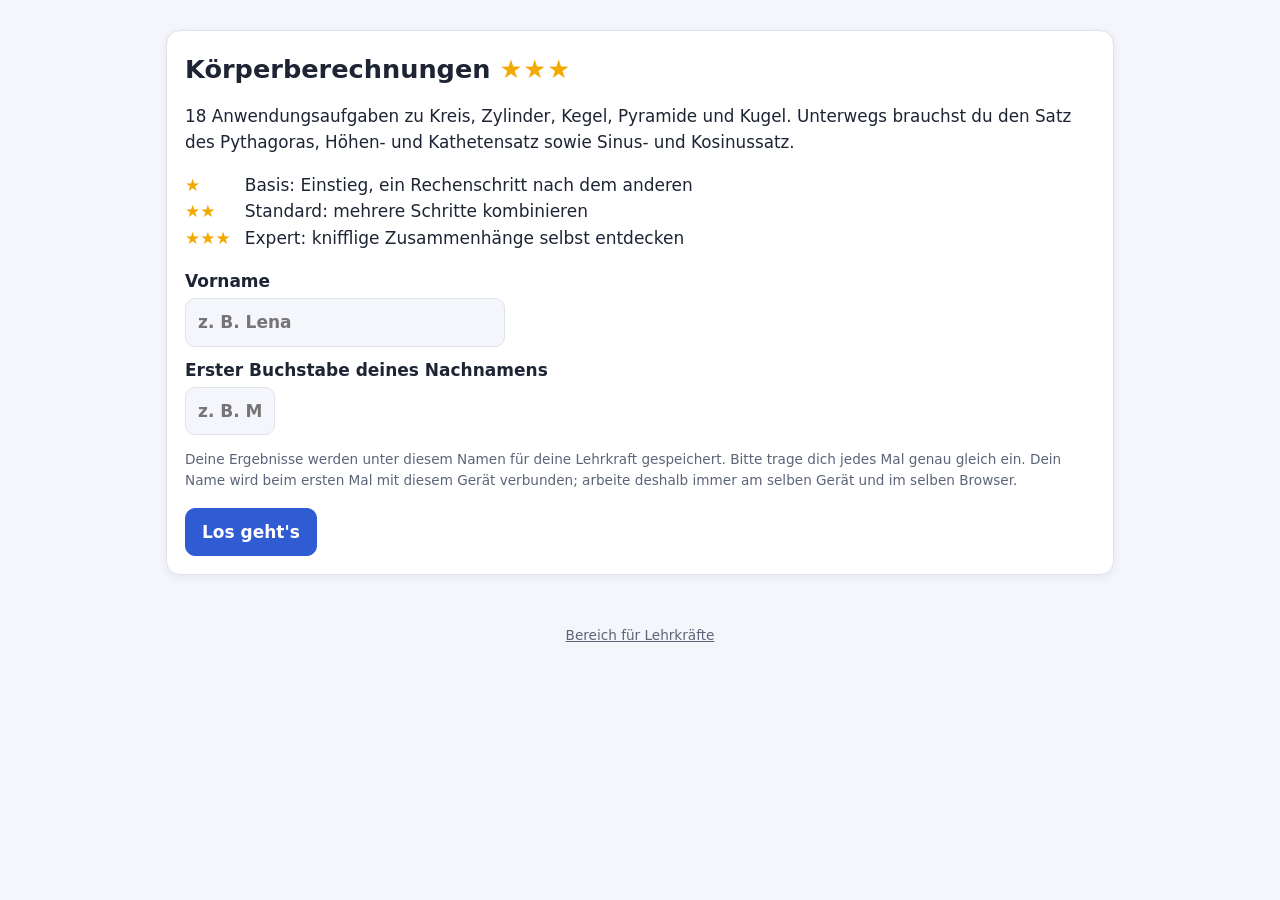
<file: index.html>
<!doctype html>
<html lang="de">
<head>
  <meta charset="utf-8">
  <meta name="viewport" content="width=device-width, initial-scale=1">
  <title>Körperberechnungen mit Sternen</title>
  <meta name="description" content="Lernapp Klasse 10: Körperberechnungen mit Pythagoras, Höhensatz, Kathetensatz, Sinus- und Kosinussatz">
  <link rel="icon" href="data:image/svg+xml,<svg xmlns='http://www.w3.org/2000/svg' viewBox='0 0 100 100'><text y='.9em' font-size='90'>★</text></svg>">
  <link rel="stylesheet" href="css/style.css">
</head>
<body>
  <main id="app" class="seite"><p>Die App wird geladen …</p></main>
  <footer class="fuss"><a href="admin.html">Bereich für Lehrkräfte</a></footer>
  <noscript>Bitte JavaScript aktivieren.</noscript>
  <script src="js/config.js"></script>
  <script src="js/aufgaben.js"></script>
  <script src="js/pruefen.js"></script>
  <script src="js/skizzen.js"></script>
  <script src="js/speicher.js"></script>
  <script src="js/app.js"></script>
</body>
</html>
</file>
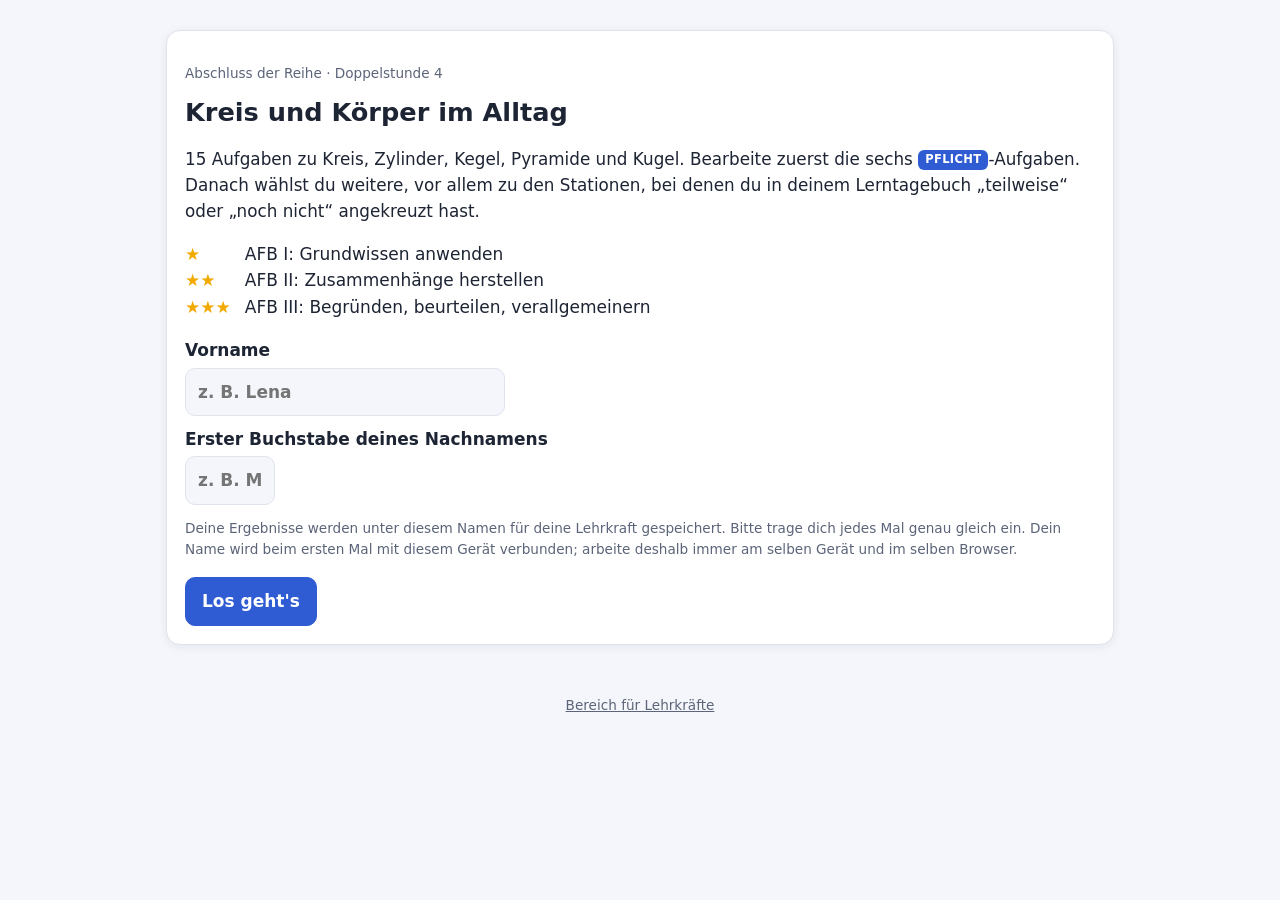
<file: kreis-koerper/index.html>
<!doctype html>
<html lang="de">
<head>
  <meta charset="utf-8">
  <meta name="viewport" content="width=device-width, initial-scale=1">
  <title>Kreis und Körper im Alltag</title>
  <meta name="description" content="Lernapp Klasse 10: Kreis, Zylinder, Kegel, Pyramide und Kugel im Alltag">
  <link rel="icon" href="data:image/svg+xml,<svg xmlns='http://www.w3.org/2000/svg' viewBox='0 0 100 100'><text y='.9em' font-size='90'>★</text></svg>">
  <link rel="stylesheet" href="css/style.css">
</head>
<body>
  <main id="app" class="seite"><p>Die App wird geladen …</p></main>
  <footer class="fuss"><a href="admin.html">Bereich für Lehrkräfte</a></footer>
  <noscript>Bitte JavaScript aktivieren.</noscript>
  <script src="js/config.js"></script>
  <script src="js/aufgaben.js"></script>
  <script src="js/pruefen.js"></script>
  <script src="js/skizzen.js"></script>
  <script src="js/speicher.js"></script>
  <script src="js/app.js"></script>
</body>
</html>
</file>
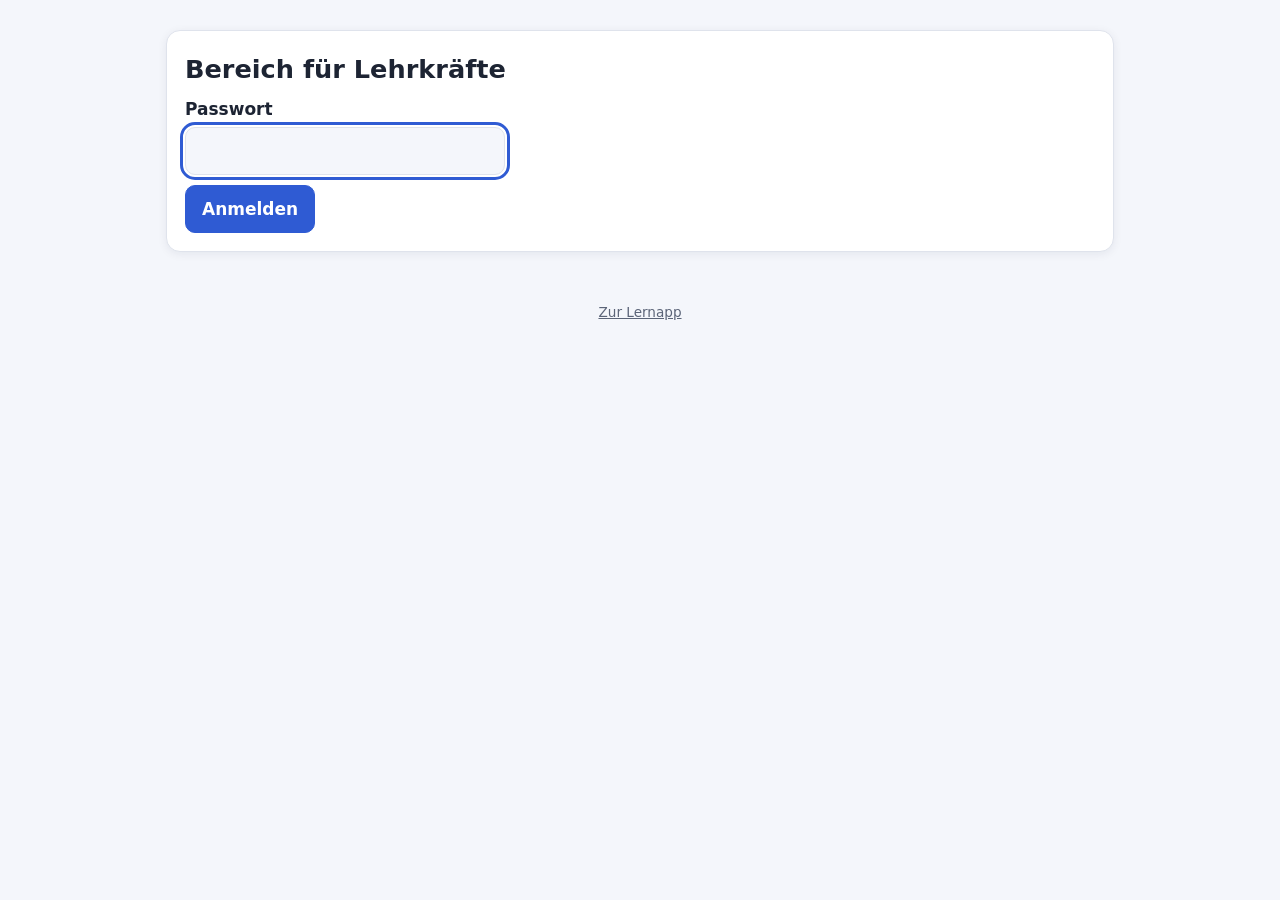
<file: admin.html>
<!doctype html>
<html lang="de">
<head>
  <meta charset="utf-8">
  <meta name="viewport" content="width=device-width, initial-scale=1">
  <meta name="robots" content="noindex">
  <title>Lehrkräfte – Körperberechnungen</title>
  <link rel="icon" href="data:image/svg+xml,<svg xmlns='http://www.w3.org/2000/svg' viewBox='0 0 100 100'><text y='.9em' font-size='90'>★</text></svg>">
  <link rel="stylesheet" href="css/style.css">
</head>
<body>
  <main id="admin" class="seite"></main>
  <footer class="fuss"><a href="index.html">Zur Lernapp</a></footer>
  <script src="js/config.js"></script>
  <script src="js/aufgaben.js"></script>
  <script src="js/speicher.js"></script>
  <script src="js/admin.js"></script>
</body>
</html>
</file>
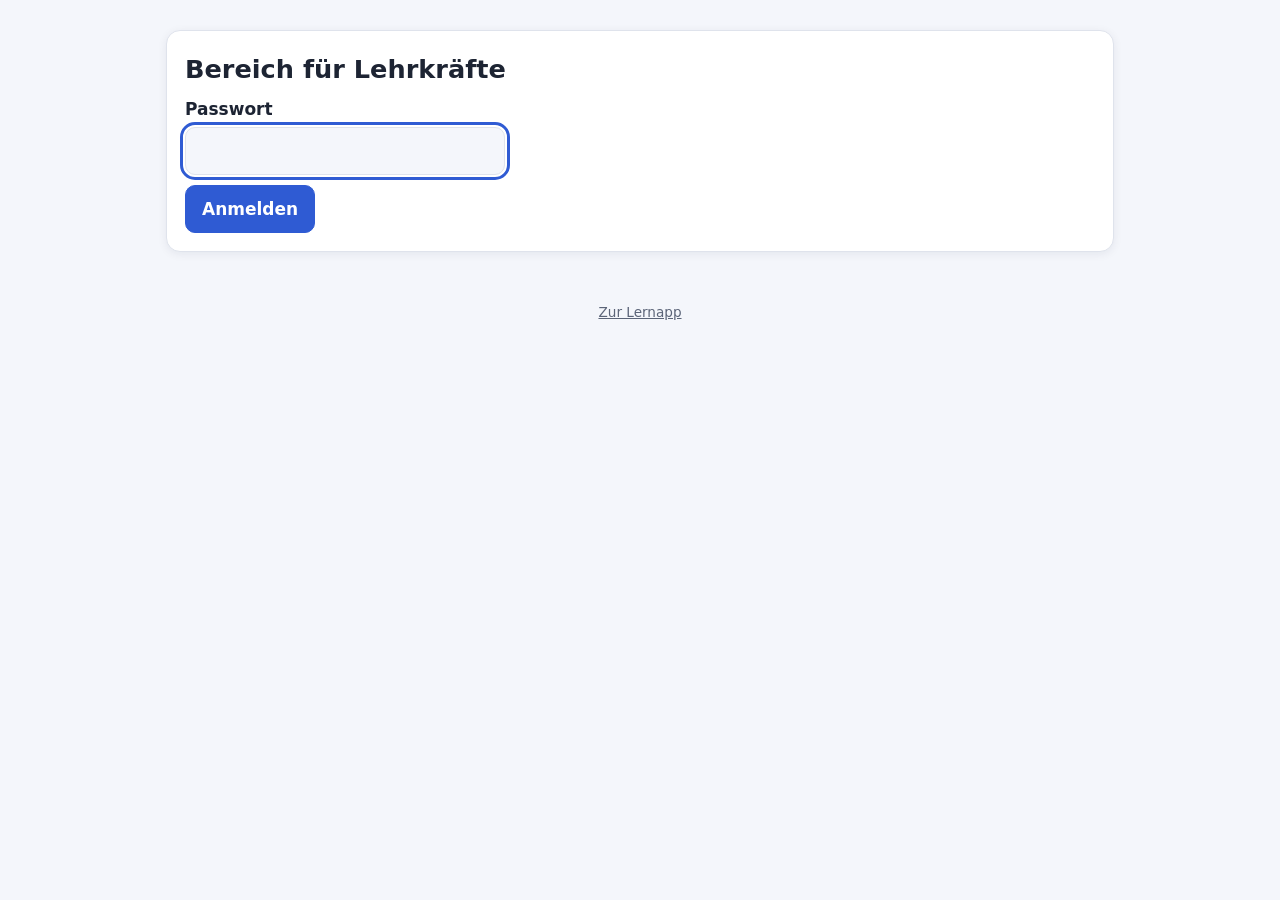
<file: kreis-koerper/admin.html>
<!doctype html>
<html lang="de">
<head>
  <meta charset="utf-8">
  <meta name="viewport" content="width=device-width, initial-scale=1">
  <meta name="robots" content="noindex">
  <title>Lehrkräfte – Kreis und Körper</title>
  <link rel="icon" href="data:image/svg+xml,<svg xmlns='http://www.w3.org/2000/svg' viewBox='0 0 100 100'><text y='.9em' font-size='90'>★</text></svg>">
  <link rel="stylesheet" href="css/style.css">
</head>
<body>
  <main id="admin" class="seite"></main>
  <footer class="fuss"><a href="index.html">Zur Lernapp</a></footer>
  <script src="js/config.js"></script>
  <script src="js/aufgaben.js"></script>
  <script src="js/speicher.js"></script>
  <script src="js/admin.js"></script>
</body>
</html>
</file>
<file: css/style.css>
:root {
  --bg: #f4f6fb; --karte: #ffffff; --text: #1d2433; --leise: #5b6478; --rand: #dfe3ec;
  --akzent: #2f5bd3; --akzent-hell: #e6ecfc; --stern: #f2a900;
  --gut: #1f8a4c; --gut-hell: #e3f5ea; --mittel: #b7791f; --mittel-hell: #fdf3e1; --schlecht: #c0392b; --schlecht-hell: #fbe9e7;
  --gruen-flaeche: #dff1e2; --wasser: #d7ebfa; --flaeche: #eef1f8;
  --radius: 14px; --schatten: 0 2px 10px rgba(20, 30, 60, .07);
}
@media (prefers-color-scheme: dark) {
  :root {
    --bg: #12151d; --karte: #1b202b; --text: #e7eaf2; --leise: #9aa3b8; --rand: #2c3342;
    --akzent: #7d9cff; --akzent-hell: #232c45; --stern: #ffc233;
    --gut: #4cc283; --gut-hell: #173325; --mittel: #e2a84a; --mittel-hell: #3a2d16; --schlecht: #ff7a6b; --schlecht-hell: #3d1f1c;
    --gruen-flaeche: #1d3324; --wasser: #183247; --flaeche: #232a38; --schatten: none;
  }
}
* { box-sizing: border-box; }
body { margin: 0; background: var(--bg); color: var(--text); font: 17px/1.55 system-ui, -apple-system, "Segoe UI", Roboto, sans-serif; }
.seite { max-width: 980px; margin: 0 auto; padding: 16px; }
h1 { font-size: 1.6rem; margin: .2em 0 .4em; line-height: 1.25; }
h2 { font-size: 1.25rem; margin: .4em 0; }
h3 { font-size: 1.05rem; margin: .8em 0 .3em; }
.klein { font-size: .85rem; color: var(--leise); }
.lead { font-size: 1.05rem; }
.karte { background: var(--karte); border: 1px solid var(--rand); border-radius: var(--radius); padding: 18px; margin: 14px 0; box-shadow: var(--schatten); }
.sterne, .sterne-gross { color: var(--stern); letter-spacing: 1px; }
.stern-leer { color: var(--rand); }
.sterne.gross { font-size: 1.4rem; margin: 0; }
.klein-sterne { font-size: .85rem; }

.knopf { font: inherit; border-radius: 10px; padding: 10px 16px; border: 1px solid var(--rand); background: var(--karte); color: var(--text); cursor: pointer; }
.knopf.haupt { background: var(--akzent); border-color: var(--akzent); color: #fff; font-weight: 600; }
@media (prefers-color-scheme: dark) { .knopf.haupt { color: #0d1220; } }
.knopf.leise:hover, .chip:hover { background: var(--akzent-hell); }
.knopf.gefahr { background: var(--schlecht); border-color: var(--schlecht); color: #fff; }
.knopf:focus-visible, .aufgabe-kachel:focus-visible, input:focus-visible { outline: 3px solid var(--akzent); outline-offset: 2px; }
.link { background: none; border: 0; color: var(--akzent); cursor: pointer; font: inherit; font-size: .85rem; text-decoration: underline; padding: 0; }
.knopfreihe { display: flex; flex-wrap: wrap; gap: 8px; margin-top: 10px; }

.formular label { display: block; margin: 10px 0; font-weight: 600; }
input { font: inherit; padding: 10px 12px; border: 1px solid var(--rand); border-radius: 10px; background: var(--bg); color: var(--text); width: 100%; max-width: 320px; display: block; margin-top: 4px; }
input.kurz { max-width: 90px; }
.legende { list-style: none; padding: 0; }
.legende b { color: var(--stern); display: inline-block; width: 3.2em; }

.kopf { display: flex; justify-content: space-between; align-items: center; gap: 10px; flex-wrap: wrap; }
.hinweis-demo { background: var(--mittel-hell); color: var(--text); border-radius: 10px; padding: 8px 12px; font-size: .9rem; }

.fortschritt { display: flex; gap: 20px; align-items: center; flex-wrap: wrap; }
.ring { --p: 0; width: 110px; height: 110px; border-radius: 50%; display: grid; place-items: center; flex: none;
  background: conic-gradient(var(--akzent) calc(var(--p) * 1%), var(--akzent-hell) 0); }
.ring span { background: var(--karte); width: 82px; height: 82px; border-radius: 50%; display: grid; place-items: center; font-size: 1.6rem; font-weight: 700; }
.ring small { font-size: .9rem; color: var(--leise); }
.fortschritt > div:last-child { flex: 1; min-width: 220px; }

.niveau-titel { margin-top: 28px; }
.raster { display: grid; grid-template-columns: repeat(auto-fill, minmax(260px, 1fr)); gap: 12px; }
.aufgabe-kachel { text-align: left; font: inherit; color: var(--text); background: var(--karte); border: 1px solid var(--rand); border-radius: var(--radius); padding: 14px; cursor: pointer; display: flex; flex-direction: column; gap: 4px; box-shadow: var(--schatten); transition: transform .12s; }
.aufgabe-kachel:hover { transform: translateY(-2px); border-color: var(--akzent); }
.aufgabe-kachel.ist-fertig { border-color: var(--gut); }
.aufgabe-kachel .nr { font-size: .8rem; color: var(--leise); }
.aufgabe-kachel .titel { font-weight: 650; }
.aufgabe-kachel .tags { font-size: .82rem; color: var(--leise); }
.status { font-size: .8rem; align-self: flex-start; border-radius: 99px; padding: 2px 10px; background: var(--flaeche); color: var(--leise); margin-top: 4px; }
.status.fertig { background: var(--gut-hell); color: var(--gut); font-weight: 600; }
.status.begonnen { background: var(--mittel-hell); color: var(--mittel); }

.chips { display: flex; flex-wrap: wrap; gap: 8px; }
.chip { font: inherit; font-size: .9rem; border: 1px solid var(--akzent); color: var(--akzent); background: var(--karte); border-radius: 99px; padding: 6px 14px; cursor: pointer; }
.wiederholen { border-color: var(--mittel); background: var(--mittel-hell); }

.balken-liste { display: grid; gap: 6px; }
.balken-zeile { display: grid; grid-template-columns: minmax(120px, 1.4fr) 2fr auto; gap: 10px; align-items: center; font: inherit; font-size: .9rem; text-align: left; background: none; border: 0; color: var(--text); cursor: pointer; padding: 4px 0; }
.balken { height: 10px; background: var(--flaeche); border-radius: 99px; overflow: hidden; }
.balken span { display: block; height: 100%; }
.balken .gut { background: var(--gut); } .balken .mittel { background: var(--mittel); } .balken .schlecht, .balken .schwach { background: var(--schlecht); }

.aufgabe-kopf { display: grid; grid-template-columns: 1fr 300px; gap: 18px; align-items: start; }
@media (max-width: 720px) { .aufgabe-kopf { grid-template-columns: 1fr; } }
.einleitung { font-size: 1.05rem; margin-top: 0; }
.skizze { margin: 0; background: var(--bg); border-radius: 12px; padding: 8px; }
.skizze figcaption { font-size: .75rem; color: var(--leise); text-align: center; }
.skizze-svg { width: 100%; height: auto; color: var(--text); }
.skizze-svg line, .skizze-svg path, .skizze-svg ellipse, .skizze-svg circle, .skizze-svg rect { stroke: currentColor; stroke-width: 2; fill: none; }
.skizze-svg .flaeche { fill: var(--flaeche); }
.skizze-svg .flaeche-hell { fill: var(--akzent-hell); }
.skizze-svg .flaeche-gruen { fill: var(--gruen-flaeche); }
.skizze-svg .flaeche-wasser { fill: var(--wasser); }
.skizze-svg .gestrichelt { stroke-dasharray: 6 5; stroke-width: 1.5; }
.skizze-svg .duenn { stroke-width: 1.2; }
.skizze-svg .dick { stroke-width: 4; }
.skizze-svg .akzent { stroke: var(--akzent); stroke-width: 2.5; }
.skizze-svg .punkt { fill: currentColor; stroke: none; }
.skizze-svg .punkt-akzent { fill: var(--akzent); stroke: none; }
.skizze-svg text { fill: currentColor; font-size: 14px; font-family: inherit; }
.skizze-svg text.klein { font-size: 10px; }

.teil-skizze { float: right; width: 290px; margin: 0 0 8px 14px; background: var(--bg); border-radius: 10px; padding: 6px; }
.teil-skizze figcaption { font-size: .72rem; color: var(--leise); text-align: center; }
.teil::after { content: ""; display: block; clear: both; }
@media (max-width: 560px) { .teil-skizze { float: none; width: 100%; max-width: 300px; margin: 6px auto; } }
.skizze-svg text.name { font-size: 12px; font-weight: 600; }
.skizze-svg text.winkel { font-size: 13px; fill: var(--akzent); }
.teile { list-style: none; padding: 0; margin: 0; }
.teil { border-top: 1px solid var(--rand); padding: 14px 0; }
.teil p { margin: .3em 0; }
.eingabe { display: flex; flex-wrap: wrap; gap: 8px; align-items: center; margin-top: 8px; }
.eingabe input { width: 170px; margin: 0; }
.einheit { min-width: 2.2em; color: var(--leise); }
.hilfe { background: var(--akzent-hell); border-left: 4px solid var(--akzent); border-radius: 6px; padding: 8px 12px; }
.rueck { border-radius: 8px; padding: 8px 12px; font-weight: 500; }
.rueck.gut { background: var(--gut-hell); color: var(--gut); }
.rueck.mittel { background: var(--mittel-hell); color: var(--mittel); }
.rueck.schlecht { background: var(--schlecht-hell); color: var(--schlecht); }
.ergebnis { border-color: var(--akzent); }
.ergebnis.feiern { animation: feiern .6s ease; border-color: var(--gut); }
@keyframes feiern { 0% { transform: scale(.97); } 60% { transform: scale(1.02); } 100% { transform: none; } }

.overlay { position: fixed; inset: 0; background: rgba(10, 15, 30, .55); display: grid; place-items: center; padding: 16px; z-index: 10; }
.overlay-box { background: var(--karte); color: var(--text); border-radius: var(--radius); padding: 22px; max-width: 560px; width: 100%; max-height: 90vh; overflow: auto; }
.merke { background: var(--akzent-hell); border-radius: 10px; padding: 10px 14px; font-weight: 500; }
.toast { position: fixed; left: 50%; bottom: 24px; transform: translateX(-50%); background: var(--text); color: var(--bg); padding: 10px 18px; border-radius: 99px; font-weight: 600; z-index: 20; transition: opacity .4s, transform .4s; max-width: calc(100% - 32px); text-align: center; }
.toast.weg { opacity: 0; transform: translate(-50%, 10px); }
.fuss { text-align: center; padding: 20px 16px 30px; font-size: .85rem; }
.fuss a { color: var(--leise); }

/* Adminbereich */
.tabelle-huelle { overflow-x: auto; }
table { border-collapse: collapse; width: 100%; font-size: .88rem; }
th, td { border-bottom: 1px solid var(--rand); padding: 6px 8px; text-align: left; white-space: nowrap; }
th { position: sticky; top: 0; background: var(--karte); }
td.zelle { text-align: center; border-radius: 4px; }
td.gut { background: var(--gut-hell); color: var(--gut); font-weight: 600; }
td.mittel { background: var(--mittel-hell); color: var(--mittel); font-weight: 600; }
td.schlecht { background: var(--schlecht-hell); color: var(--schlecht); font-weight: 600; }
tr.klickbar { cursor: pointer; }
tr.klickbar:hover td:first-child { text-decoration: underline; }
.kennzahlen { display: grid; grid-template-columns: repeat(auto-fit, minmax(150px, 1fr)); gap: 10px; }
.kennzahl { background: var(--bg); border-radius: 10px; padding: 10px 14px; }
.kennzahl b { font-size: 1.5rem; display: block; }
.fehler { color: var(--schlecht); font-weight: 600; }
</file>
<file: kreis-koerper/css/style.css>
:root {
  --bg: #f4f6fb; --karte: #ffffff; --text: #1d2433; --leise: #5b6478; --rand: #dfe3ec;
  --akzent: #2f5bd3; --akzent-hell: #e6ecfc; --stern: #f2a900;
  --gut: #1f8a4c; --gut-hell: #e3f5ea; --mittel: #b7791f; --mittel-hell: #fdf3e1; --schlecht: #c0392b; --schlecht-hell: #fbe9e7;
  --gruen-flaeche: #dff1e2; --wasser: #d7ebfa; --flaeche: #eef1f8;
  --radius: 14px; --schatten: 0 2px 10px rgba(20, 30, 60, .07);
}
@media (prefers-color-scheme: dark) {
  :root {
    --bg: #12151d; --karte: #1b202b; --text: #e7eaf2; --leise: #9aa3b8; --rand: #2c3342;
    --akzent: #7d9cff; --akzent-hell: #232c45; --stern: #ffc233;
    --gut: #4cc283; --gut-hell: #173325; --mittel: #e2a84a; --mittel-hell: #3a2d16; --schlecht: #ff7a6b; --schlecht-hell: #3d1f1c;
    --gruen-flaeche: #1d3324; --wasser: #183247; --flaeche: #232a38; --schatten: none;
  }
}
* { box-sizing: border-box; }
body { margin: 0; background: var(--bg); color: var(--text); font: 17px/1.55 system-ui, -apple-system, "Segoe UI", Roboto, sans-serif; }
.seite { max-width: 980px; margin: 0 auto; padding: 16px; }
h1 { font-size: 1.6rem; margin: .2em 0 .4em; line-height: 1.25; }
h2 { font-size: 1.25rem; margin: .4em 0; }
h3 { font-size: 1.05rem; margin: .8em 0 .3em; }
.klein { font-size: .85rem; color: var(--leise); }
.lead { font-size: 1.05rem; }
.karte { background: var(--karte); border: 1px solid var(--rand); border-radius: var(--radius); padding: 18px; margin: 14px 0; box-shadow: var(--schatten); }
.sterne, .sterne-gross { color: var(--stern); letter-spacing: 1px; }
.stern-leer { color: var(--rand); }
.sterne.gross { font-size: 1.4rem; margin: 0; }
.klein-sterne { font-size: .85rem; }

.knopf { font: inherit; border-radius: 10px; padding: 10px 16px; border: 1px solid var(--rand); background: var(--karte); color: var(--text); cursor: pointer; }
.knopf.haupt { background: var(--akzent); border-color: var(--akzent); color: #fff; font-weight: 600; }
@media (prefers-color-scheme: dark) { .knopf.haupt { color: #0d1220; } }
.knopf.leise:hover, .chip:hover { background: var(--akzent-hell); }
.knopf.gefahr { background: var(--schlecht); border-color: var(--schlecht); color: #fff; }
.knopf:focus-visible, .aufgabe-kachel:focus-visible, input:focus-visible { outline: 3px solid var(--akzent); outline-offset: 2px; }
.link { background: none; border: 0; color: var(--akzent); cursor: pointer; font: inherit; font-size: .85rem; text-decoration: underline; padding: 0; }
.knopfreihe { display: flex; flex-wrap: wrap; gap: 8px; margin-top: 10px; }

.formular label { display: block; margin: 10px 0; font-weight: 600; }
input { font: inherit; padding: 10px 12px; border: 1px solid var(--rand); border-radius: 10px; background: var(--bg); color: var(--text); width: 100%; max-width: 320px; display: block; margin-top: 4px; }
input.kurz { max-width: 90px; }
.legende { list-style: none; padding: 0; }
.legende b { color: var(--stern); display: inline-block; width: 3.2em; }

.kopf { display: flex; justify-content: space-between; align-items: center; gap: 10px; flex-wrap: wrap; }
.hinweis-demo { background: var(--mittel-hell); color: var(--text); border-radius: 10px; padding: 8px 12px; font-size: .9rem; }

.fortschritt { display: flex; gap: 20px; align-items: center; flex-wrap: wrap; }
.ring { --p: 0; width: 110px; height: 110px; border-radius: 50%; display: grid; place-items: center; flex: none;
  background: conic-gradient(var(--akzent) calc(var(--p) * 1%), var(--akzent-hell) 0); }
.ring span { background: var(--karte); width: 82px; height: 82px; border-radius: 50%; display: grid; place-items: center; font-size: 1.6rem; font-weight: 700; }
.ring small { font-size: .9rem; color: var(--leise); }
.fortschritt > div:last-child { flex: 1; min-width: 220px; }

.niveau-titel { margin-top: 28px; }
.raster { display: grid; grid-template-columns: repeat(auto-fill, minmax(260px, 1fr)); gap: 12px; }
.aufgabe-kachel { text-align: left; font: inherit; color: var(--text); background: var(--karte); border: 1px solid var(--rand); border-radius: var(--radius); padding: 14px; cursor: pointer; display: flex; flex-direction: column; gap: 4px; box-shadow: var(--schatten); transition: transform .12s; }
.aufgabe-kachel:hover { transform: translateY(-2px); border-color: var(--akzent); }
.aufgabe-kachel.ist-fertig { border-color: var(--gut); }
.aufgabe-kachel .nr { font-size: .8rem; color: var(--leise); }
.aufgabe-kachel .titel { font-weight: 650; }
.aufgabe-kachel .tags { font-size: .82rem; color: var(--leise); }
.status { font-size: .8rem; align-self: flex-start; border-radius: 99px; padding: 2px 10px; background: var(--flaeche); color: var(--leise); margin-top: 4px; }
.status.fertig { background: var(--gut-hell); color: var(--gut); font-weight: 600; }
.status.begonnen { background: var(--mittel-hell); color: var(--mittel); }

.chips { display: flex; flex-wrap: wrap; gap: 8px; }
.chip { font: inherit; font-size: .9rem; border: 1px solid var(--akzent); color: var(--akzent); background: var(--karte); border-radius: 99px; padding: 6px 14px; cursor: pointer; }
.wiederholen { border-color: var(--mittel); background: var(--mittel-hell); }

.balken-liste { display: grid; gap: 6px; }
.balken-zeile { display: grid; grid-template-columns: minmax(120px, 1.4fr) 2fr auto; gap: 10px; align-items: center; font: inherit; font-size: .9rem; text-align: left; background: none; border: 0; color: var(--text); cursor: pointer; padding: 4px 0; }
.balken { height: 10px; background: var(--flaeche); border-radius: 99px; overflow: hidden; }
.balken span { display: block; height: 100%; }
.balken .gut { background: var(--gut); } .balken .mittel { background: var(--mittel); } .balken .schlecht, .balken .schwach { background: var(--schlecht); }

.aufgabe-kopf { display: grid; grid-template-columns: 1fr 300px; gap: 18px; align-items: start; }
@media (max-width: 720px) { .aufgabe-kopf { grid-template-columns: 1fr; } }
.einleitung { font-size: 1.05rem; margin-top: 0; }
.skizze { margin: 0; background: var(--bg); border-radius: 12px; padding: 8px; }
.skizze figcaption { font-size: .75rem; color: var(--leise); text-align: center; }
.skizze-svg { width: 100%; height: auto; color: var(--text); }
.skizze-svg line, .skizze-svg path, .skizze-svg ellipse, .skizze-svg circle, .skizze-svg rect { stroke: currentColor; stroke-width: 2; fill: none; }
.skizze-svg .flaeche { fill: var(--flaeche); }
.skizze-svg .flaeche-hell { fill: var(--akzent-hell); }
.skizze-svg .flaeche-gruen { fill: var(--gruen-flaeche); }
.skizze-svg .flaeche-wasser { fill: var(--wasser); }
.skizze-svg .gestrichelt { stroke-dasharray: 6 5; stroke-width: 1.5; }
.skizze-svg .duenn { stroke-width: 1.2; }
.skizze-svg .dick { stroke-width: 4; }
.skizze-svg .akzent { stroke: var(--akzent); stroke-width: 2.5; }
.skizze-svg .punkt { fill: currentColor; stroke: none; }
.skizze-svg .punkt-akzent { fill: var(--akzent); stroke: none; }
.skizze-svg text { fill: currentColor; font-size: 14px; font-family: inherit; }
.skizze-svg text.klein { font-size: 10px; }

.teil-skizze { float: right; width: 290px; margin: 0 0 8px 14px; background: var(--bg); border-radius: 10px; padding: 6px; }
.teil-skizze figcaption { font-size: .72rem; color: var(--leise); text-align: center; }
.teil::after { content: ""; display: block; clear: both; }
@media (max-width: 560px) { .teil-skizze { float: none; width: 100%; max-width: 300px; margin: 6px auto; } }
.skizze-svg text.name { font-size: 12px; font-weight: 600; }
.skizze-svg text.winkel { font-size: 13px; fill: var(--akzent); }
.teile { list-style: none; padding: 0; margin: 0; }
.teil { border-top: 1px solid var(--rand); padding: 14px 0; }
.teil p { margin: .3em 0; }
.eingabe { display: flex; flex-wrap: wrap; gap: 8px; align-items: center; margin-top: 8px; }
.eingabe input { width: 170px; margin: 0; }
.einheit { min-width: 2.2em; color: var(--leise); }
.hilfe { background: var(--akzent-hell); border-left: 4px solid var(--akzent); border-radius: 6px; padding: 8px 12px; }
.rueck { border-radius: 8px; padding: 8px 12px; font-weight: 500; }
.rueck.gut { background: var(--gut-hell); color: var(--gut); }
.rueck.mittel { background: var(--mittel-hell); color: var(--mittel); }
.rueck.schlecht { background: var(--schlecht-hell); color: var(--schlecht); }
.ergebnis { border-color: var(--akzent); }
.ergebnis.feiern { animation: feiern .6s ease; border-color: var(--gut); }
@keyframes feiern { 0% { transform: scale(.97); } 60% { transform: scale(1.02); } 100% { transform: none; } }

.overlay { position: fixed; inset: 0; background: rgba(10, 15, 30, .55); display: grid; place-items: center; padding: 16px; z-index: 10; }
.overlay-box { background: var(--karte); color: var(--text); border-radius: var(--radius); padding: 22px; max-width: 560px; width: 100%; max-height: 90vh; overflow: auto; }
.merke { background: var(--akzent-hell); border-radius: 10px; padding: 10px 14px; font-weight: 500; }
.toast { position: fixed; left: 50%; bottom: 24px; transform: translateX(-50%); background: var(--text); color: var(--bg); padding: 10px 18px; border-radius: 99px; font-weight: 600; z-index: 20; transition: opacity .4s, transform .4s; max-width: calc(100% - 32px); text-align: center; }
.toast.weg { opacity: 0; transform: translate(-50%, 10px); }
.fuss { text-align: center; padding: 20px 16px 30px; font-size: .85rem; }
.fuss a { color: var(--leise); }

/* Adminbereich */
.tabelle-huelle { overflow-x: auto; }
table { border-collapse: collapse; width: 100%; font-size: .88rem; }
th, td { border-bottom: 1px solid var(--rand); padding: 6px 8px; text-align: left; white-space: nowrap; }
th { position: sticky; top: 0; background: var(--karte); }
td.zelle { text-align: center; border-radius: 4px; }
td.gut { background: var(--gut-hell); color: var(--gut); font-weight: 600; }
td.mittel { background: var(--mittel-hell); color: var(--mittel); font-weight: 600; }
td.schlecht { background: var(--schlecht-hell); color: var(--schlecht); font-weight: 600; }
tr.klickbar { cursor: pointer; }
tr.klickbar:hover td:first-child { text-decoration: underline; }
.kennzahlen { display: grid; grid-template-columns: repeat(auto-fit, minmax(150px, 1fr)); gap: 10px; }
.kennzahl { background: var(--bg); border-radius: 10px; padding: 10px 14px; }
.kennzahl b { font-size: 1.5rem; display: block; }
.fehler { color: var(--schlecht); font-weight: 600; }

/* Kreis und Körper: Pflicht-Etikett und Auswahl-Teilaufgaben */
.etikett-pflicht { display: inline-block; font-size: .72rem; font-weight: 700; letter-spacing: .03em; text-transform: uppercase; color: #fff; background: var(--akzent); border-radius: 6px; padding: 1px 7px; vertical-align: middle; }
@media (prefers-color-scheme: dark) { .etikett-pflicht { color: #0d1220; } }
.auswahl fieldset { border: 1px solid var(--rand); border-radius: 10px; margin: 10px 0; padding: 8px 12px; }
.auswahl legend { font-weight: 600; padding: 0 4px; }
.auswahl .option { display: flex; gap: 10px; align-items: flex-start; padding: 6px 4px; cursor: pointer; border-radius: 8px; }
.auswahl .option:hover { background: var(--akzent-hell); }
.auswahl .option input { width: auto; margin: 4px 0 0; flex: none; }
.freitext { display: block; margin: 8px 0; font-weight: 600; }
textarea { font: inherit; width: 100%; padding: 10px 12px; border: 1px solid var(--rand); border-radius: 10px; background: var(--bg); color: var(--text); margin-top: 4px; resize: vertical; }
textarea:focus-visible { outline: 3px solid var(--akzent); outline-offset: 2px; }
td.freitext-zelle { white-space: normal; min-width: 220px; }
</file>
